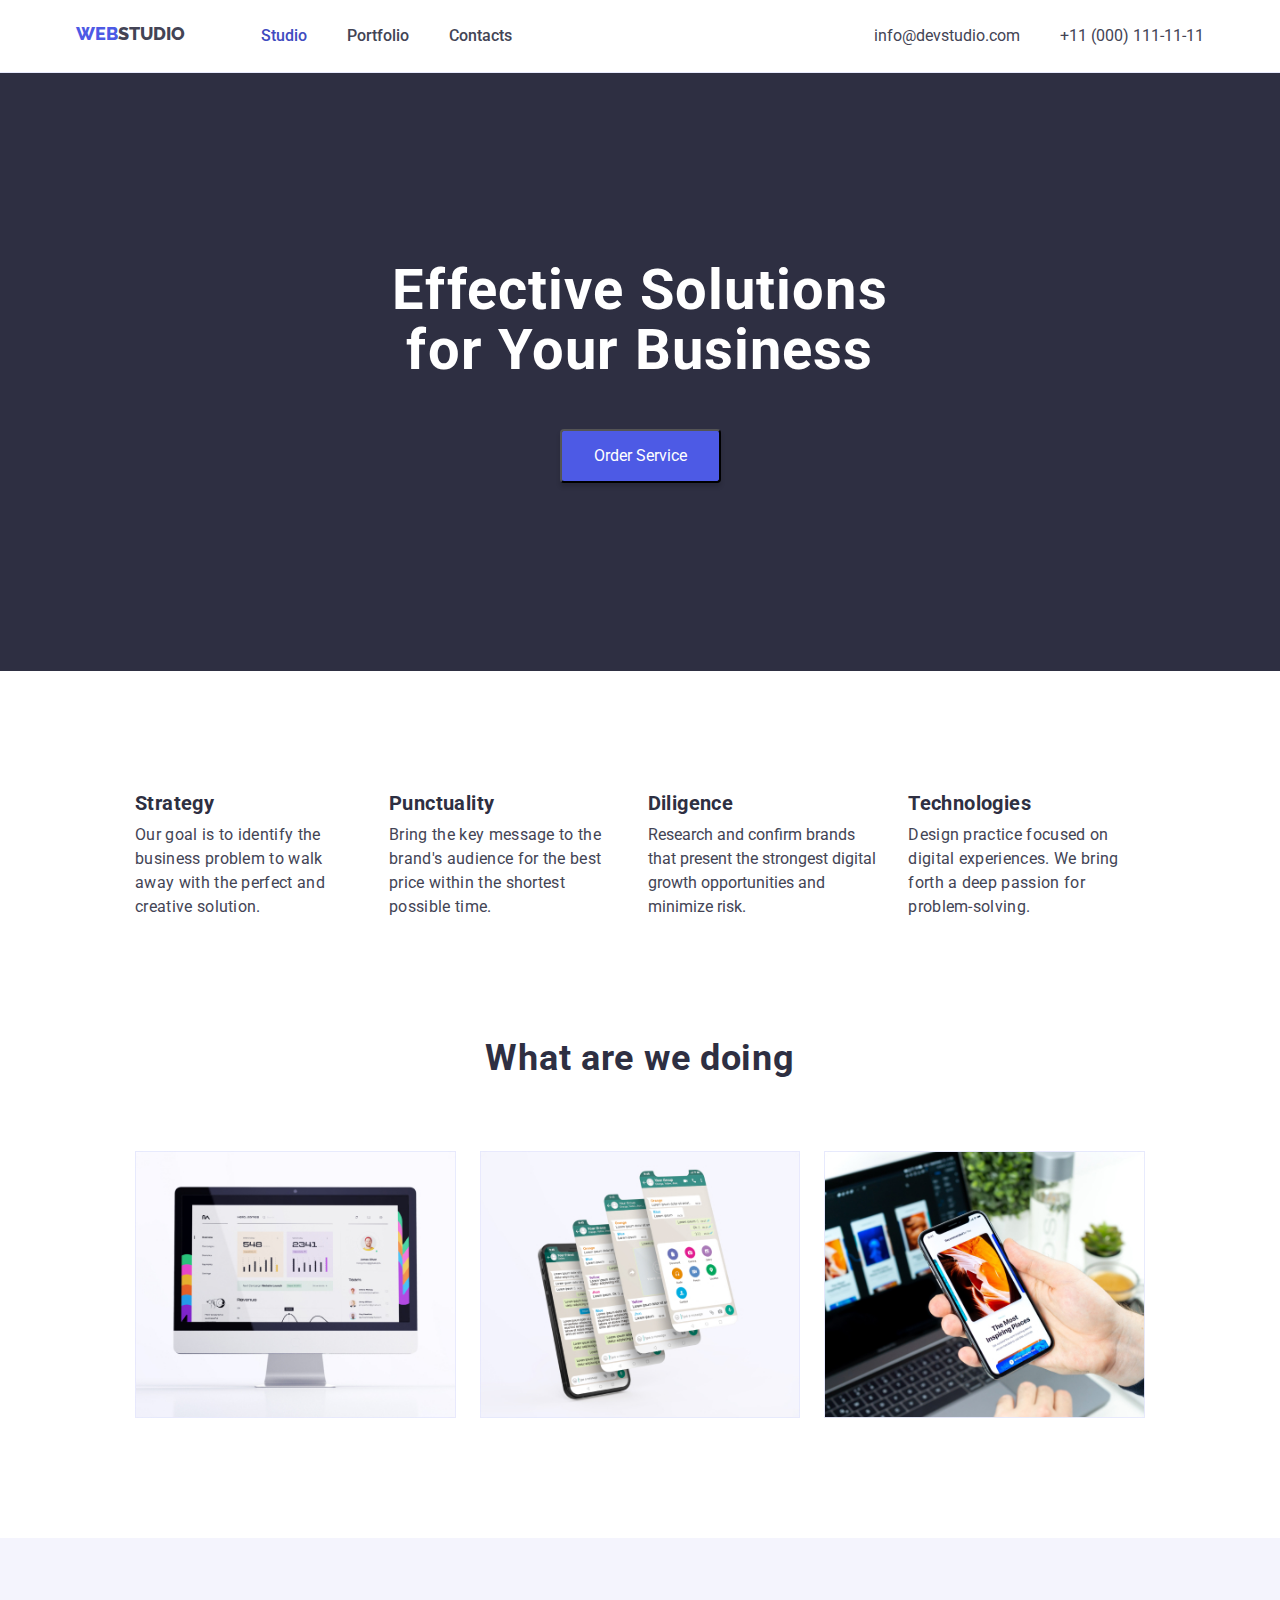
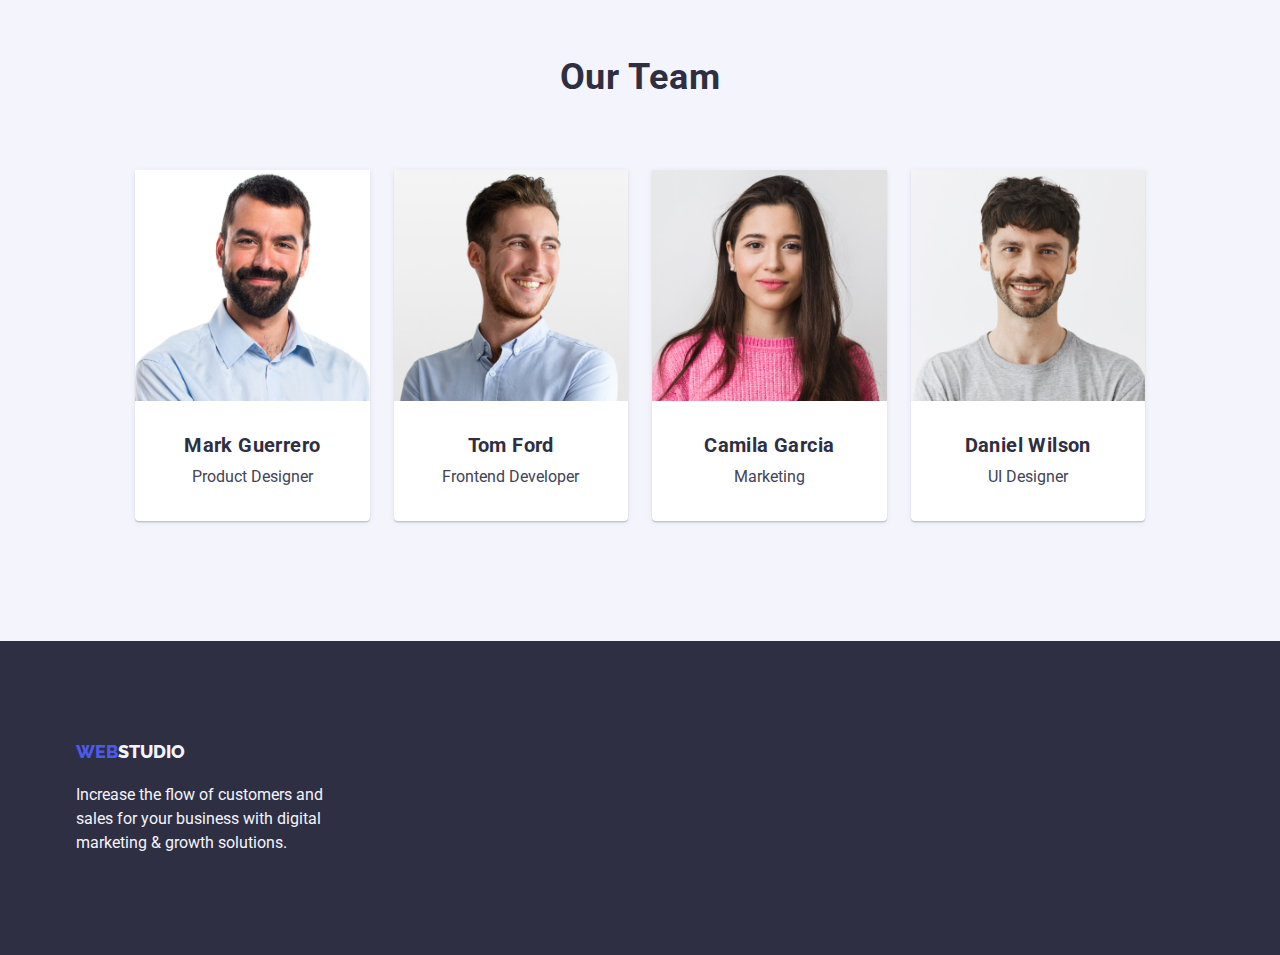
<file: index.html>
<!DOCTYPE html>
<html lang="en">
<head>
    <meta charset="UTF-8">
    <meta name="viewport" content="width=device-width, initial-scale=1.0">
    <title>Document</title>
    <link rel="preconnect" href="https://fonts.googleapis.com">
    <link rel="preconnect" href="https://fonts.gstatic.com" crossorigin>
    <link href="https://fonts.googleapis.com/css2?family=Raleway:wght@800&family=Roboto:wght@400;500;700;900&display=swap" rel="stylesheet">
    <link rel="stylesheet" href="https://cdnjs.cloudflare.com/ajax/libs/modern-normalize/2.0.0/modern-normalize.min.css">
    <link rel="stylesheet" href="./css/styles.css" />
</head>
<body>

    <!-- Header -->
    <header class="me">
        <div class="container">
        <nav class="navigation">
            <div class="header-nav">
            <a class="logo" href="#">
                <span class="logo_start">WEB</span>STUDIO
            </a>
            <ul class="nav-links">
                <li>
                    <a class="nav-link active" href="">Studio</a>
                </li>
                <li>
                    <a class="nav-link" href="./portfolio.html">Portfolio</a>
                </li>
                <li>
                    <a class="nav-link" href="">Contacts</a>
                </li>
            </ul>
        </div>

        <ul class="contacts">
            <li>
                <a class="contacts mail" href="mailto:info@devstudio.com">info@devstudio.com</a>
            </li>
            <li>
                <a class="contacts phone" href="tel:+11 (000) 111-11-11">+11 (000) 111-11-11</a>
            </li>
        </ul>
    </nav>
    </div>
    </header>

    <main>
    <!-- Hero -->
    <section class="hero">
        <div class="container">
        <h1>Effective Solutions for Your Business</h1>
        <button class="btn-hero" type="button">Order Service</button>
        </div>
    </section>

    <!-- Features -->
    <section class="features">
        <div class="container">
        <ul class="features-list">
            <li class="features-list_item">
                <h3>Strategy</h3>
                <p class="features-description">Our goal is to identify the business problem to walk away with the perfect and creative solution. </p>
            </li>
            <li class="features-list_item">
                <h3>Punctuality</h3>
                <p class="features-description">Bring the key message to the brand's audience for the best price within the shortest possible time.</p>
            </li>
            <li class="features-list_item">
                <h3>Diligence</h3>
                <p>Research and confirm brands that present the strongest digital growth opportunities and minimize risk.</p>
            </li>
            <li class="features-list_item">
                <h3>Technologies</h3>
                <p class="features-description">Design practice focused on digital experiences. We bring forth a deep passion for problem-solving.</p>
            </li>
        </ul>
        </div>
    </section>

    <!-- What we do -->

    <section>
        <div class="container">
        <h2>What are we doing</h2>
        <ul class="illustrations">
            <li>
                <img src="./images/computer.jpg" alt="computer" width="360">
            </li>
            <li>
                <img src="./images/interface.jpg" alt="interface" width="360">
            </li>
            <li>
                <img src="./images/phone.jpg" alt="phone" width="360">
            </li>
        </ul>
        </div>
    </section>

    <!-- Our team -->

    <section class="team">
        <div class="container">
        <h2>Our Team</h2>
        <ul class="team-list">
            <li class="team-list_item">
                <img src="./images/programmer-1.jpg" alt="Mark" width="264">
                <div class="team-description">
                <h3>Mark Guerrero</h3>
                <p>Product Designer</p>
            </div>
            </li>
            <li class="team-list_item">
                <img src="./images/programmer-2.jpg" alt="Tom" width="264">
                <div class="team-description">
                <h3>Tom Ford</h3>
                <p>Frontend Developer</p>
            </div>
            </li>
            <li class="team-list_item">
                <img src="./images/programmer-3.jpg" alt="Camilla" width="264">
                <div class="team-description">
                <h3>Camila Garcia</h3>
                <p>Marketing</p>
            </div>
            </li>
            <li class="team-list_item">
                <img src="./images/programmer-4.jpg" alt="Daniel" width="264">
                <div class="team-description">
                <h3>Daniel Wilson</h3>
                <p>UI Designer</p>
            </div>
            </li>
        </ul>
        </div>
    </section>

</main>
    <!-- Footer -->

    <footer>
        <div class="container">
        <a class="logo" href="./index.html">
            <span class="logo_start">WEB</span><span class="logo-end">STUDIO</span>
        </a>

        <div class="footer-description">
        <p class="footer-info">Increase the flow of customers and sales for 
            your business with digital marketing & growth solutions.</p>
        </div>
        </div>
    </footer>
</body>
</html>
</file>
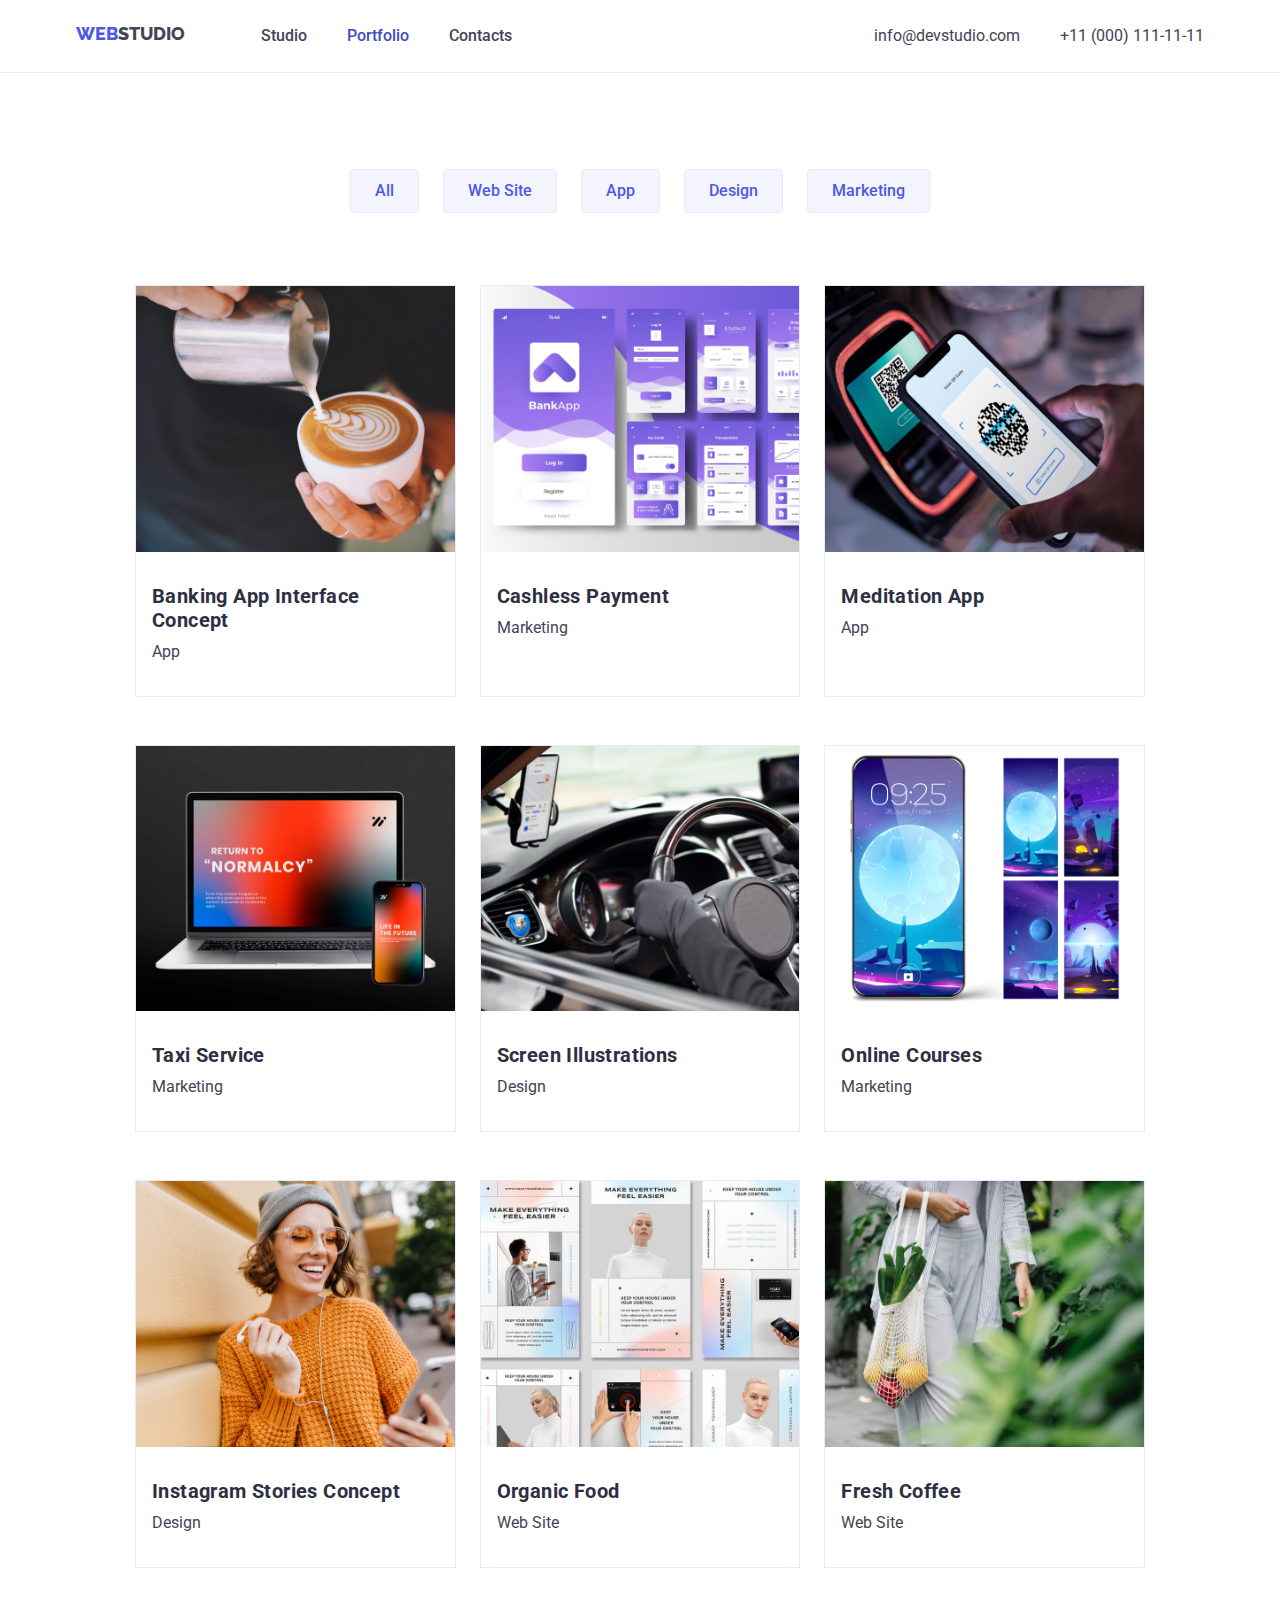
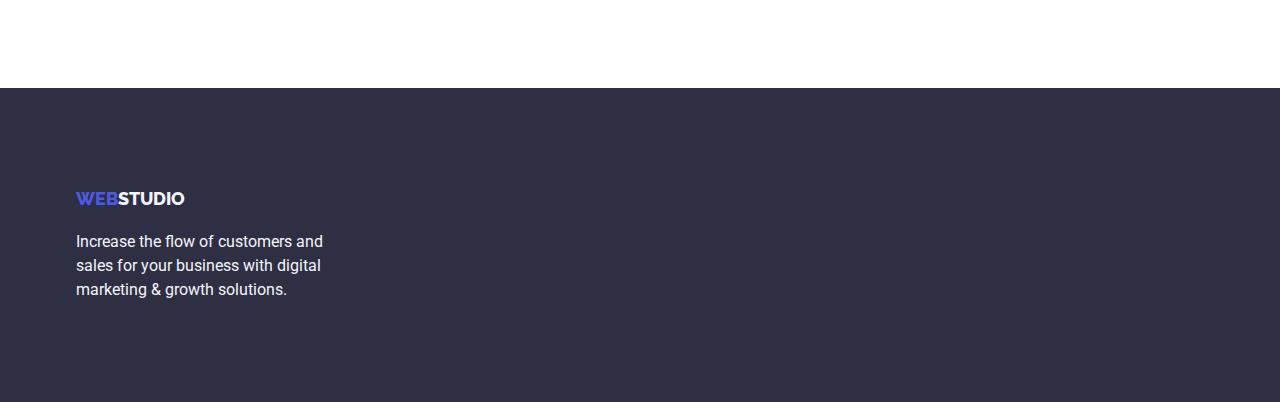
<file: portfolio.html>
<!DOCTYPE html>
<html lang="en">
<head>
    <meta charset="UTF-8">
    <meta name="viewport" content="width=device-width, initial-scale=1.0">
    <link rel="preconnect" href="https://fonts.googleapis.com">
    <link rel="preconnect" href="https://fonts.gstatic.com" crossorigin>
    <link href="https://fonts.googleapis.com/css2?family=Raleway:wght@800&family=Roboto:wght@400;500;700;900&display=swap" rel="stylesheet">
    <link rel="stylesheet" href="https://cdnjs.cloudflare.com/ajax/libs/modern-normalize/2.0.0/modern-normalize.min.css">
    <link rel="stylesheet" href="./css/styles.css" />
    <title>Document</title>
</head>
<body>
    
    <!-- Header -->
    <header>
        <div class="container">
        <nav class="navigation">
            <div class="header-nav">
            <a class="logo" href="./index.html">
                <span class="logo_start">WEB</span>STUDIO
            </a>
            <ul class="nav-links">
                <li>
                    <a class="nav-link" href="./index.html">Studio</a>
                </li>
                <li>
                    <a class="nav-link active" href="">Portfolio</a>
                </li>
                <li>
                    <a class="nav-link" href="">Contacts</a>
                </li>
            </ul>
        </div>

        <ul class="contacts">
            <li>
                <a class="contacts mail" href="mailto:info@devstudio.com">info@devstudio.com</a>
            </li>
            <li>
                <a class="contacts phone" href="tel:+11 (000) 111-11-11">+11 (000) 111-11-11</a>
            </li>
        </ul>
    </nav>
    </div>
    </header>

    <main>
    <!-- Filter -->
    <section class="filter">
    <div class="container">
    <ul class="filter-list">
        <li>
            <button class="btn-filter" type="button">All</button>
        </li>
        <li>
            <button class="btn-filter" type="button">Web Site</button>
        </li>
        <li>
            <button class="btn-filter" type="button">App</button>
        </li>
        <li>            
            <button class="btn-filter" type="button">Design</button>
        </li>
        <li>
            <button class="btn-filter" type="button">Marketing</button>
        </li>
    </ul>
    </div>
</section>

    <!-- Projects -->
    <section class="projects">
    <div class="container">
    <ul class="project-list">
        <li class="project-list_item">
            <a href="#">
            <img src="./images/project-1.jpg" alt="banking app" width="360">
            <div class="project-description">
                <h3>Banking App Interface Concept</h3>
                <p>App</p>
            </div>
            </a>
        </li>
        <li class="project-list_item">
            <a href="#">
            <img src="./images/project-2.jpg" alt="cashless" width="360">
            <div class="project-description">
                <h3>Cashless Payment</h3>
                <p>Marketing</p>
            </div>
            </a>
        </li>
        <li class="project-list_item">
            <a href="#">
            <img src="./images/project-3.jpg" alt="meditation app" width="360">
            <div class="project-description">
                <h3>Meditation App</h3>
                <p>App</p>
            </div>
            </a>
        </li>
        <li class="project-list_item">
            <a href="#">
            <img src="./images/project-4.jpg" alt="taxi" width="360">
            <div class="project-description">
                <h3>Taxi Service</h3>
                <p>Marketing</p>
            </div>
            </a>
        </li>
        <li class="project-list_item">
            <a href="#">
            <img src="./images/project-5.jpg" alt="illustrations" width="360">
            <div class="project-description">
                <h3>Screen Illustrations</h3>
                <p>Design</p>
            </div>
            </a>
        </li>
        <li class="project-list_item">
            <a href="#">
            <img src="./images/project-6.jpg" alt="courses" width="360">
            <div class="project-description">
                <h3>Online Courses</h3>
                <p>Marketing</p>
            </div>
            </a>
        </li>
        <li class="project-list_item">
            <a href="#">
            <img src="./images/project-7.jpg" alt="stories" width="360">
            <div class="project-description">
                <h3>Instagram Stories Concept</h3>
                <p>Design</p>
            </div>
            </a>
        </li>
        <li class="project-list_item">
            <a href="#">
            <img src="./images/project-8.jpg" alt="food" width="360">
            <div class="project-description">
                <h3>Organic Food</h3>
                <p>Web Site</p>
            </div>
            </a>
        </li>
        <li class="project-list_item"> 
            <a href="#">
            <img src="./images/project-9.jpg" alt="coffee" width="360">
            <div class="project-description">
                <h3>Fresh Coffee</h3>
                <p>Web Site</p>
            </div>
            </a>
        </li>
    </ul>
    </div>
</section>

</main>
    <!-- Footer -->

    <footer>
        <div class="container">
        <a class="logo" href="./index.html">
            <span class="logo_start">WEB</span><span class="logo-end">STUDIO</span>
        </a>

        <div class="footer-description">
        <p class="footer-info">Increase the flow of customers and sales for 
            your business with digital marketing & growth solutions.</p>
        </div>
        </div>
    </footer>
</body>
</html>
</file>
<file: css/styles.css>
:root {
    --main-text-color: #434455;
    --secondary-text-color: #2E2F42;
    --btn-color: #4D5AE5;
    --btn-hover-color: #404BBF;
    --footer-text-color: #F4F4FD;
    --border-color: #E7E9FC;
    --background-color: #FFF;
    --primary-font: "Roboto", sans-serif;
    --logo-font: "Raleway", sans-serif;
}

body {
    font-family: var(--primary-font);
    line-height: 1.5;
    color: var(--main-text-color);
    background-color: (var(--background-color));
}

h1, h2, h3, h4, h5, h6, ul, p {
    margin: 0;
    padding-left: 0;
}

ul {
    list-style-type: none;
}

a {
    text-decoration: none;
    color: var(--main-text-color);
}

.active {
    color: var(--btn-hover-color);
}

h1 {
    font-weight: 700;
    color: var(--background-color);
    font-size: 56px;
    letter-spacing: 1.12px;
    line-height: 1.07;
    text-align: center;
    width: 496px;
    margin: 0 auto;
}

h2 {
    color: var(--secondary-text-color);
    font-size: 36px;
    font-weight: 700;
    letter-spacing: 0.72px;
    line-height: 1.11;
    margin-bottom: 72px;
    text-align: center;
}

h3 {
    color: var(--secondary-text-color);
    font-size: 20px;
    line-height: 1.2;
    letter-spacing: 0.4px;
    margin: 0 0 8px;
}

header {
    border-bottom: solid 1px var(--border-color);
    padding: 24px 0;
}

footer {
    padding: 100px 0;
    background-color: var(--secondary-text-color);
}

.footer-info {
    margin-top: 18px;
    color: var(--footer-text-color);
}

.footer-description {
    width: 264px;
}

section {
    padding: 120px;
}

.features {
    padding-bottom: 0;
}

.filter {
    padding-top: 96px;
    padding-bottom: 72px;
}

.projects {
    padding-top: 0;
}

img {
    display: block;
    width: 100%;
}

.container { 
    max-width: 1158px;  
    margin: 0 auto;
    padding: 0 15px; 
}

/* Index html */

/* Header */

.logo {
    font-family: var(--logo-font);
    font-size: 18px;
    font-weight: 800;
    line-height: 1.16;
}

.logo_start {
    color: var(--btn-color);
}

.logo-end {
    color: var(--footer-text-color);
}

.nav-link {
    font-weight: 500;
}

.nav-link:hover, .nav-link:focus {
    color: var(--btn-hover-color);
}

.contacts:hover, .contacts:focus {
    color: var(--btn-hover-color);
}

.navigation {
    display: flex;
    flex-direction: row;
    justify-content: space-between;
}

.nav-links {
    display: flex;
    gap: 40px;
    margin-left: 76px;
}

.contacts {
    display: flex;
}

.phone {
    margin-left: 40px;
}

.header-nav {
    display: flex;
    flex-direction: row;
}

/* Hero */

.hero {
    background-color: var(--secondary-text-color);
    text-align: center;
    padding: 188px 0;
}

.btn-hero {
    color: var(--background-color);
    background-color: var(--btn-color);
    padding: 16px 32px;
    border-radius: 4px;
    box-shadow: 0px 4px 4px 0px #00000026;
    cursor: pointer;
    margin-top: 48px;
}

.btn-hero:hover, .btn-hero:focus {
    background-color: var(--btn-hover-color);
    color: var(--background-color);
}

/* Features */

.features-list {
    display: flex;
    gap: 24px;
}

.features-description {
    letter-spacing: 0.32px;
}

/* What we do */

.illustrations {
    display: flex;
    gap: 24px;
}


/* Our team */

.team {
    background-color: var(--footer-text-color);
}

.team-list {
    display: flex;
    gap: 24px;
}

.team-description {
    text-align: center;
    padding: 32px 0;
}

.team-list_item {
    border-radius: 0px 0px 4px 4px;
    background: var(--background-color);
    box-shadow: 0px 2px 1px 0px rgba(46, 47, 66, 0.08), 0px 1px 1px 0px rgba(46, 47, 66, 0.16), 0px 1px 6px 0px rgba(46, 47, 66, 0.08);
}

/* Portfolio */

/* Filter */

.btn-filter {
    color: var(--btn-color);
    background-color: var(--footer-text-color);
    border: solid 1px var(--border-color);
    padding: 12px 24px;
    border-radius: 4px;
    font-weight: 500;
    cursor: pointer;
}

.btn-filter:hover, .btn-filter:focus {
    background-color: var(--btn-hover-color);
    color: var(--background-color);
}

.filter-list {
    display: flex;
    gap: 24px;
    justify-content: center;
}

.project-list {
    display: flex;
    flex-wrap: wrap;
    column-gap: 24px;
    row-gap: 48px;
}

.project-list_item {
    border: 1px solid var(--border-color);
    background: var(--background-color);
    width: calc((100% - 48px) / 3);
}

.project-description {
    padding: 32px 16px;
}
</file>
